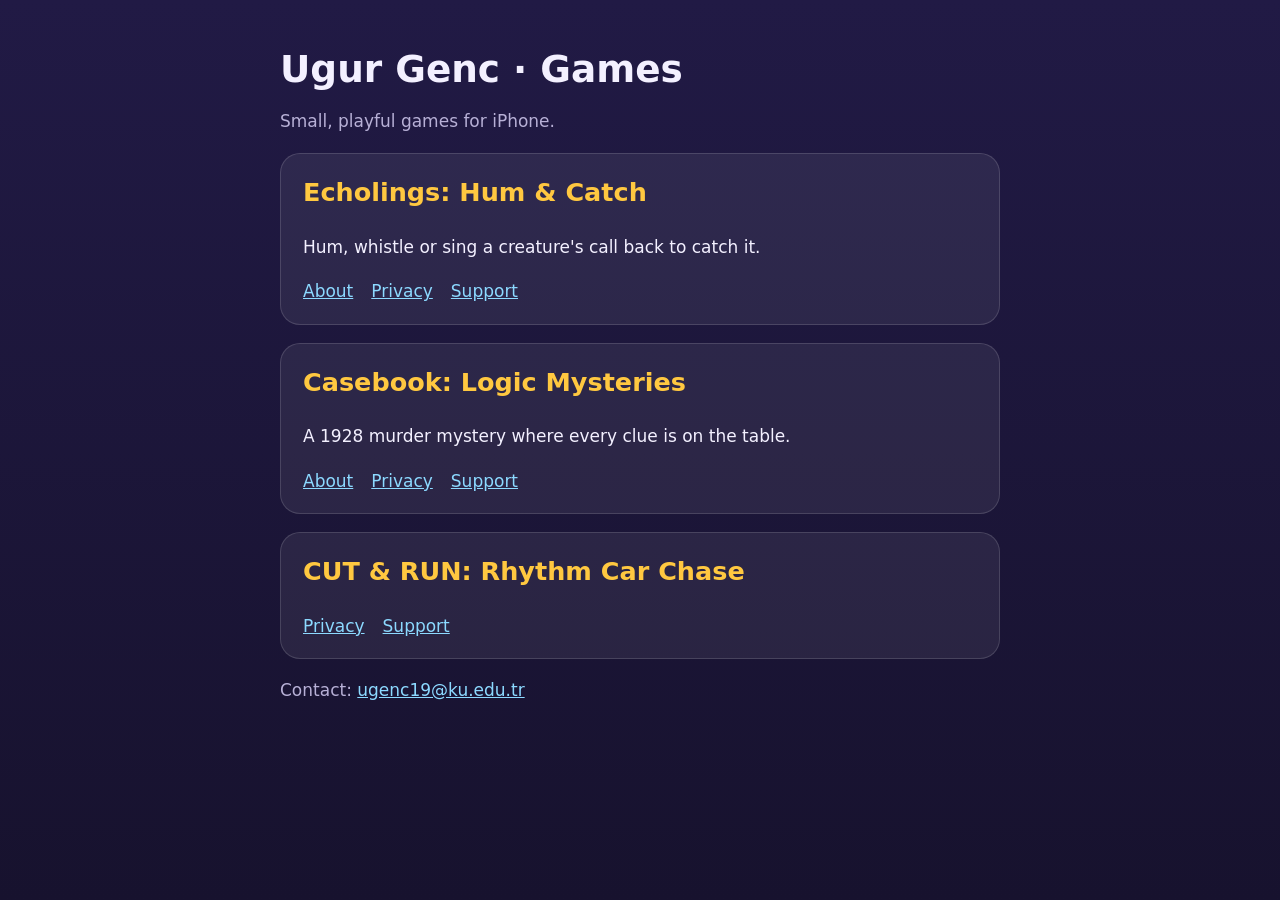
<file: index.html>
<!doctype html>
<html lang="en">
<head>
<meta charset="utf-8">
<meta name="viewport" content="width=device-width, initial-scale=1">
<title>Ugur Genc · Games</title>
<link rel="stylesheet" href="/style.css">
</head>
<body>
<main>
  <h1>Ugur Genc · Games</h1>
  <p class="muted">Small, playful games for iPhone.</p>
  <div class="card">
    <h2 style="margin-top:0">Echolings: Hum &amp; Catch</h2>
    <p>Hum, whistle or sing a creature's call back to catch it.</p>
    <nav><a href="/echolings/">About</a><a href="/echolings/privacy.html">Privacy</a><a href="/echolings/support.html">Support</a></nav>
  </div>
  <div class="card">
    <h2 style="margin-top:0">Casebook: Logic Mysteries</h2>
    <p>A 1928 murder mystery where every clue is on the table.</p>
    <nav><a href="/casebook/">About</a><a href="/casebook/privacy.html">Privacy</a><a href="/casebook/support.html">Support</a></nav>
  </div>
  <div class="card">
    <h2 style="margin-top:0">CUT &amp; RUN: Rhythm Car Chase</h2>
    <nav><a href="/cut-and-run-legal/">Privacy</a><a href="/cut-and-run-legal/support.html">Support</a></nav>
  </div>
  <p class="muted">Contact: <a href="mailto:ugenc19@ku.edu.tr">ugenc19@ku.edu.tr</a></p>
</main>
</body>
</html>
</file>
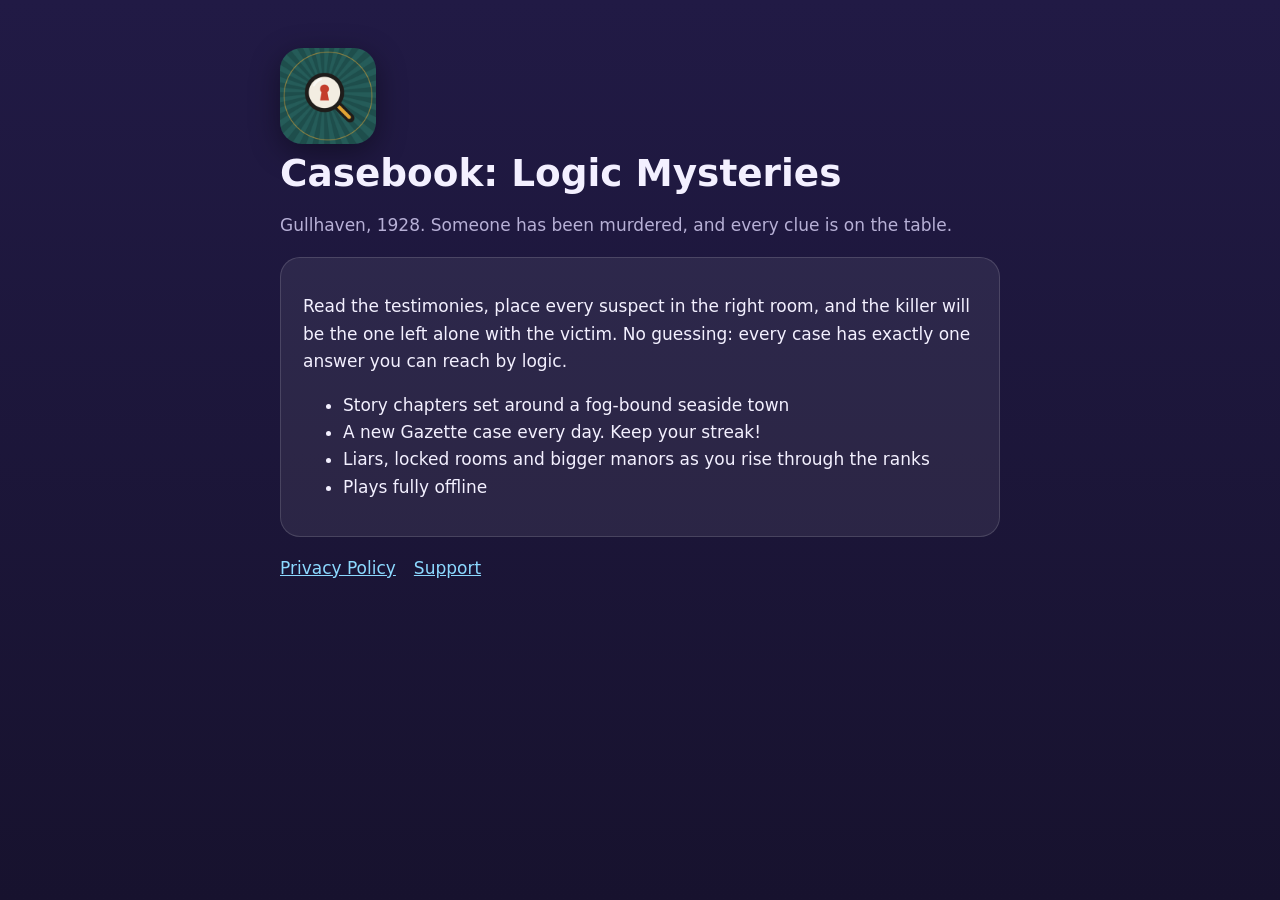
<file: casebook/index.html>
<!doctype html>
<html lang="en">
<head>
<meta charset="utf-8">
<meta name="viewport" content="width=device-width, initial-scale=1">
<title>Casebook: Logic Mysteries</title>
<meta name="description" content="Gullhaven, 1928. Someone has been murdered, and every clue is on the table. A murder-mystery logic puzzle for iPhone.">
<link rel="stylesheet" href="/style.css">
</head>
<body>
<main>
  <img class="icon" src="icon.png" alt="Casebook app icon">
  <h1>Casebook: Logic Mysteries</h1>
  <p class="muted">Gullhaven, 1928. Someone has been murdered, and every clue is on the table.</p>
  <div class="card">
    <p>Read the testimonies, place every suspect in the right room, and the killer will be the one left alone with the victim. No guessing: every case has exactly one answer you can reach by logic.</p>
    <ul>
      <li>Story chapters set around a fog-bound seaside town</li>
      <li>A new Gazette case every day. Keep your streak!</li>
      <li>Liars, locked rooms and bigger manors as you rise through the ranks</li>
      <li>Plays fully offline</li>
    </ul>
  </div>
  <nav><a href="privacy.html">Privacy Policy</a><a href="support.html">Support</a></nav>
</main>
</body>
</html>
</file>
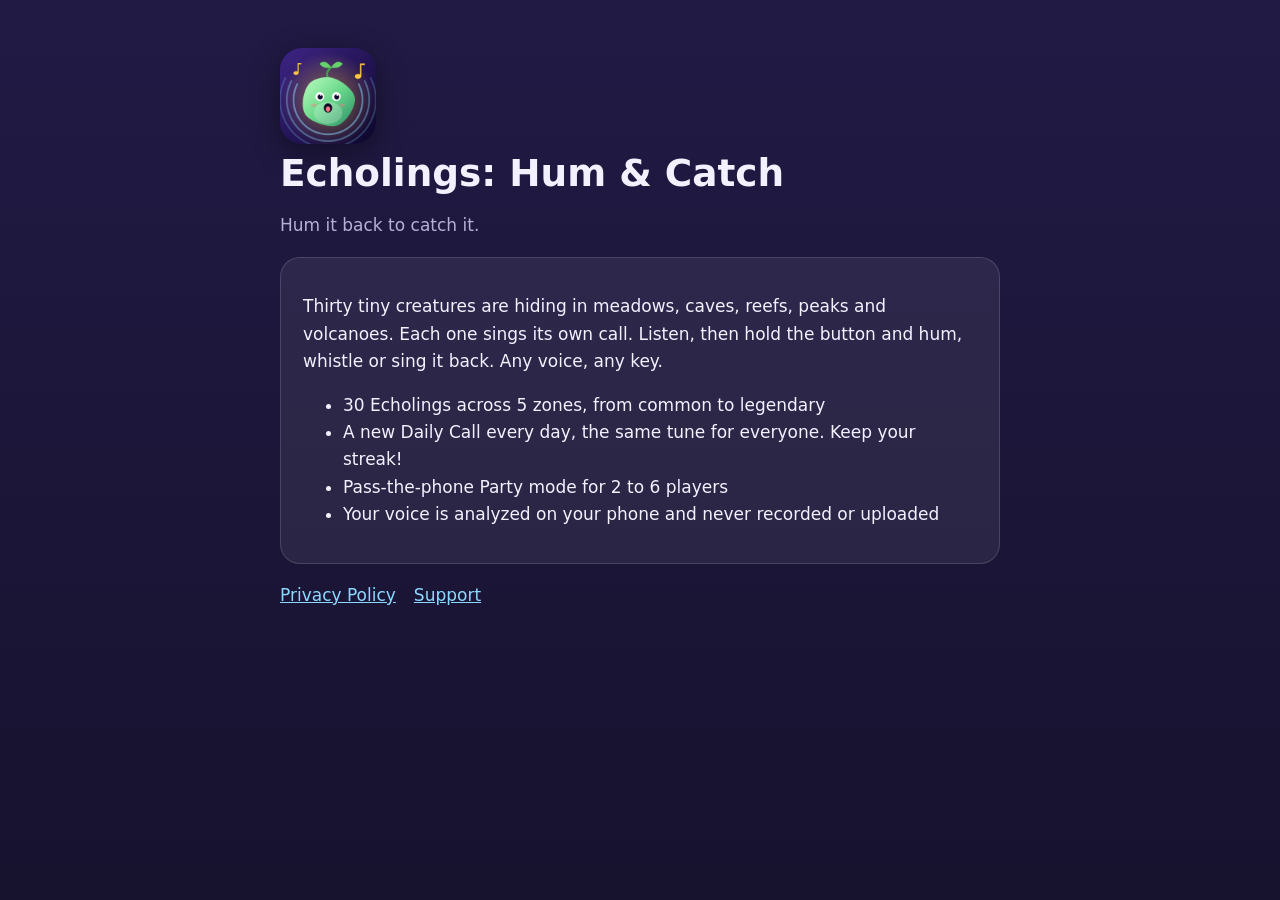
<file: echolings/index.html>
<!doctype html>
<html lang="en">
<head>
<meta charset="utf-8">
<meta name="viewport" content="width=device-width, initial-scale=1">
<title>Echolings: Hum &amp; Catch</title>
<meta name="description" content="Hum it back to catch it. A cute creature collector where your voice is the controller.">
<link rel="stylesheet" href="/style.css">
</head>
<body>
<main>
  <img class="icon" src="icon.png" alt="Echolings app icon">
  <h1>Echolings: Hum &amp; Catch</h1>
  <p class="muted">Hum it back to catch it.</p>
  <div class="card">
    <p>Thirty tiny creatures are hiding in meadows, caves, reefs, peaks and volcanoes. Each one sings its own call. Listen, then hold the button and hum, whistle or sing it back. Any voice, any key.</p>
    <ul>
      <li>30 Echolings across 5 zones, from common to legendary</li>
      <li>A new Daily Call every day, the same tune for everyone. Keep your streak!</li>
      <li>Pass-the-phone Party mode for 2 to 6 players</li>
      <li>Your voice is analyzed on your phone and never recorded or uploaded</li>
    </ul>
  </div>
  <nav><a href="privacy.html">Privacy Policy</a><a href="support.html">Support</a></nav>
</main>
</body>
</html>
</file>
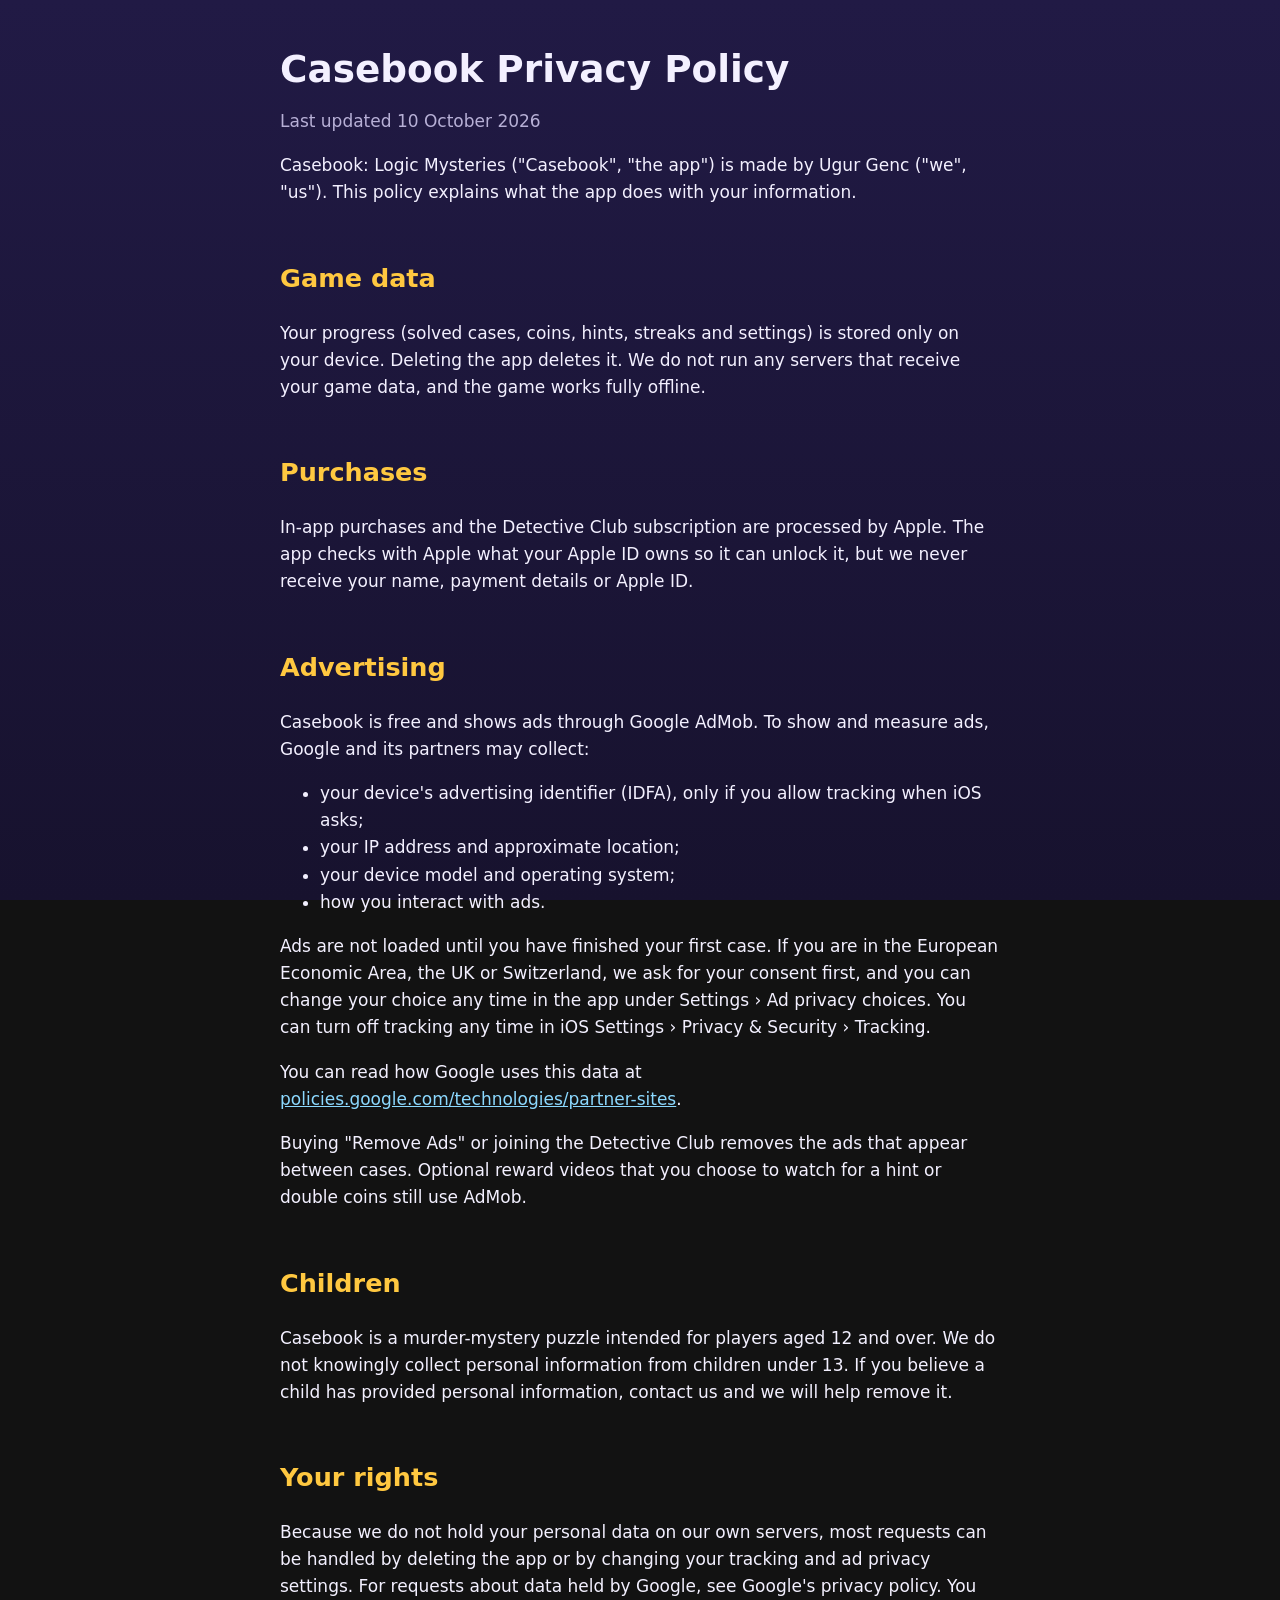
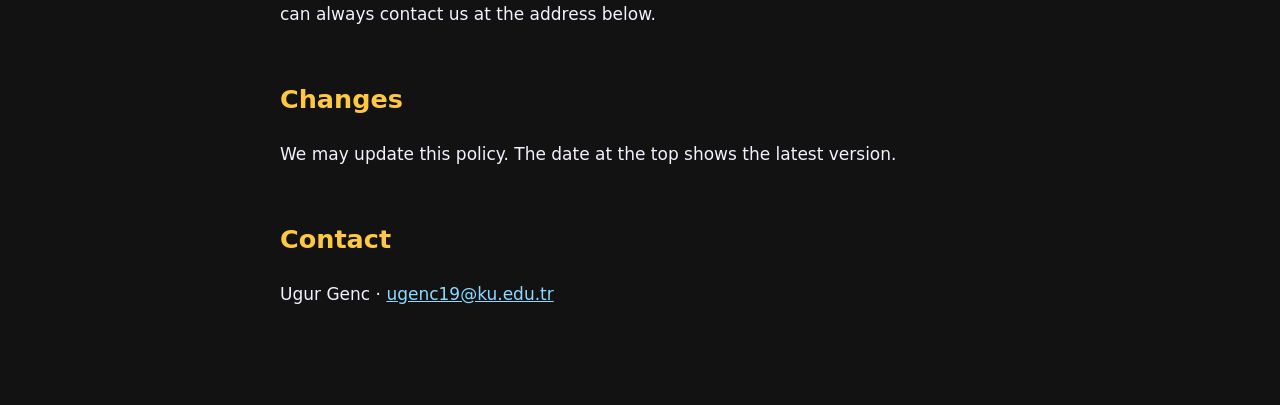
<file: casebook/privacy.html>
<!doctype html>
<html lang="en">
<head>
<meta charset="utf-8">
<meta name="viewport" content="width=device-width, initial-scale=1">
<title>Casebook Privacy Policy</title>
<link rel="stylesheet" href="/style.css">
</head>
<body>
<main>
  <h1>Casebook Privacy Policy</h1>
  <p class="muted">Last updated 10 October 2026</p>
  <p>Casebook: Logic Mysteries ("Casebook", "the app") is made by Ugur Genc ("we", "us"). This policy explains what the app does with your information.</p>

  <h2>Game data</h2>
  <p>Your progress (solved cases, coins, hints, streaks and settings) is stored only on your device. Deleting the app deletes it. We do not run any servers that receive your game data, and the game works fully offline.</p>

  <h2>Purchases</h2>
  <p>In-app purchases and the Detective Club subscription are processed by Apple. The app checks with Apple what your Apple ID owns so it can unlock it, but we never receive your name, payment details or Apple ID.</p>

  <h2>Advertising</h2>
  <p>Casebook is free and shows ads through Google AdMob. To show and measure ads, Google and its partners may collect:</p>
  <ul>
    <li>your device's advertising identifier (IDFA), only if you allow tracking when iOS asks;</li>
    <li>your IP address and approximate location;</li>
    <li>your device model and operating system;</li>
    <li>how you interact with ads.</li>
  </ul>
  <p>Ads are not loaded until you have finished your first case. If you are in the European Economic Area, the UK or Switzerland, we ask for your consent first, and you can change your choice any time in the app under Settings › Ad privacy choices. You can turn off tracking any time in iOS Settings › Privacy &amp; Security › Tracking.</p>
  <p>You can read how Google uses this data at <a href="https://policies.google.com/technologies/partner-sites">policies.google.com/technologies/partner-sites</a>.</p>
  <p>Buying "Remove Ads" or joining the Detective Club removes the ads that appear between cases. Optional reward videos that you choose to watch for a hint or double coins still use AdMob.</p>

  <h2>Children</h2>
  <p>Casebook is a murder-mystery puzzle intended for players aged 12 and over. We do not knowingly collect personal information from children under 13. If you believe a child has provided personal information, contact us and we will help remove it.</p>

  <h2>Your rights</h2>
  <p>Because we do not hold your personal data on our own servers, most requests can be handled by deleting the app or by changing your tracking and ad privacy settings. For requests about data held by Google, see Google's privacy policy. You can always contact us at the address below.</p>

  <h2>Changes</h2>
  <p>We may update this policy. The date at the top shows the latest version.</p>

  <h2>Contact</h2>
  <p>Ugur Genc · <a href="mailto:ugenc19@ku.edu.tr">ugenc19@ku.edu.tr</a></p>
</main>
</body>
</html>
</file>
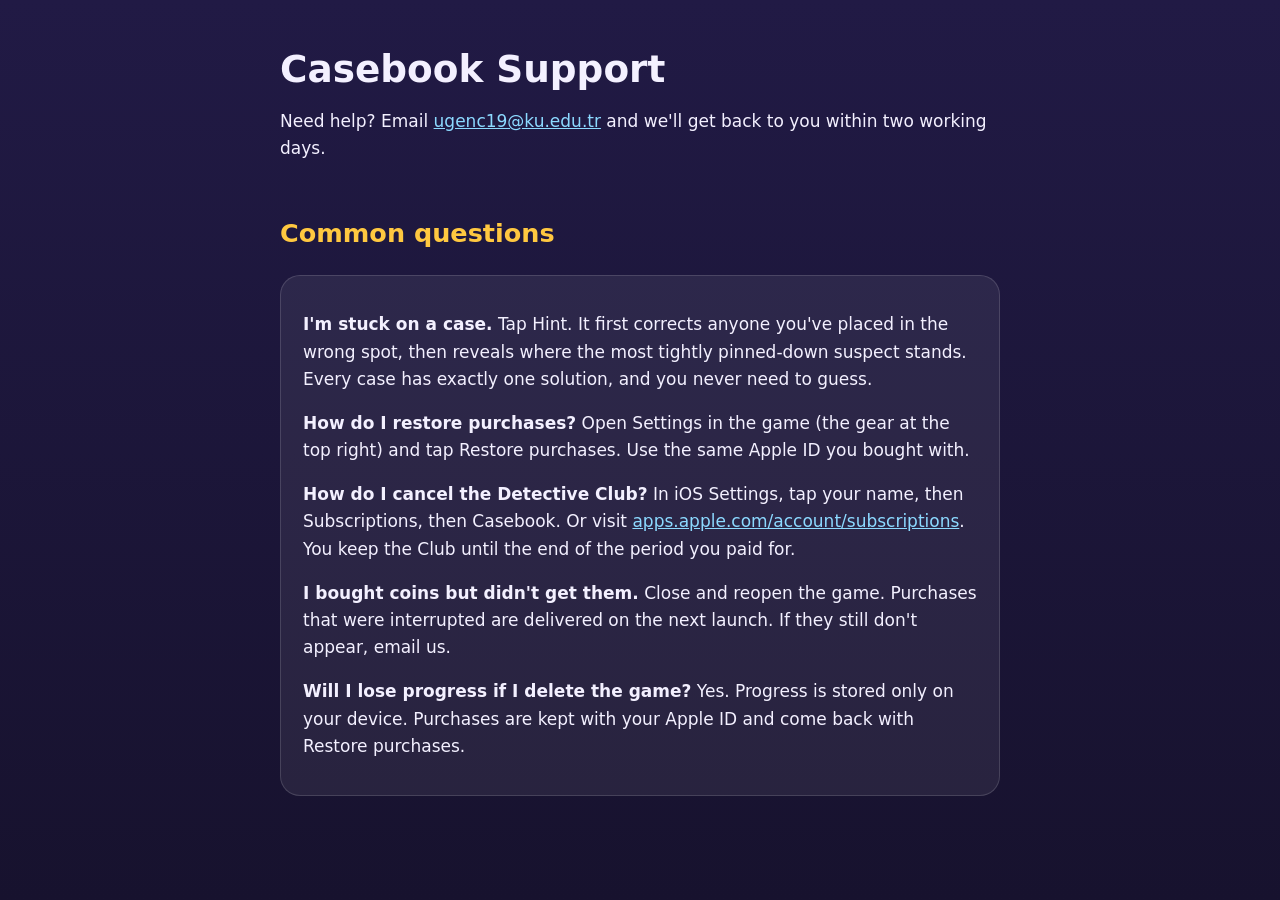
<file: casebook/support.html>
<!doctype html>
<html lang="en">
<head>
<meta charset="utf-8">
<meta name="viewport" content="width=device-width, initial-scale=1">
<title>Casebook Support</title>
<link rel="stylesheet" href="/style.css">
</head>
<body>
<main>
  <h1>Casebook Support</h1>
  <p>Need help? Email <a href="mailto:ugenc19@ku.edu.tr?subject=Casebook%20support">ugenc19@ku.edu.tr</a> and we'll get back to you within two working days.</p>

  <h2>Common questions</h2>
  <div class="card">
    <p><strong>I'm stuck on a case.</strong> Tap Hint. It first corrects anyone you've placed in the wrong spot, then reveals where the most tightly pinned-down suspect stands. Every case has exactly one solution, and you never need to guess.</p>
    <p><strong>How do I restore purchases?</strong> Open Settings in the game (the gear at the top right) and tap Restore purchases. Use the same Apple ID you bought with.</p>
    <p><strong>How do I cancel the Detective Club?</strong> In iOS Settings, tap your name, then Subscriptions, then Casebook. Or visit <a href="https://apps.apple.com/account/subscriptions">apps.apple.com/account/subscriptions</a>. You keep the Club until the end of the period you paid for.</p>
    <p><strong>I bought coins but didn't get them.</strong> Close and reopen the game. Purchases that were interrupted are delivered on the next launch. If they still don't appear, email us.</p>
    <p><strong>Will I lose progress if I delete the game?</strong> Yes. Progress is stored only on your device. Purchases are kept with your Apple ID and come back with Restore purchases.</p>
  </div>
</main>
</body>
</html>
</file>
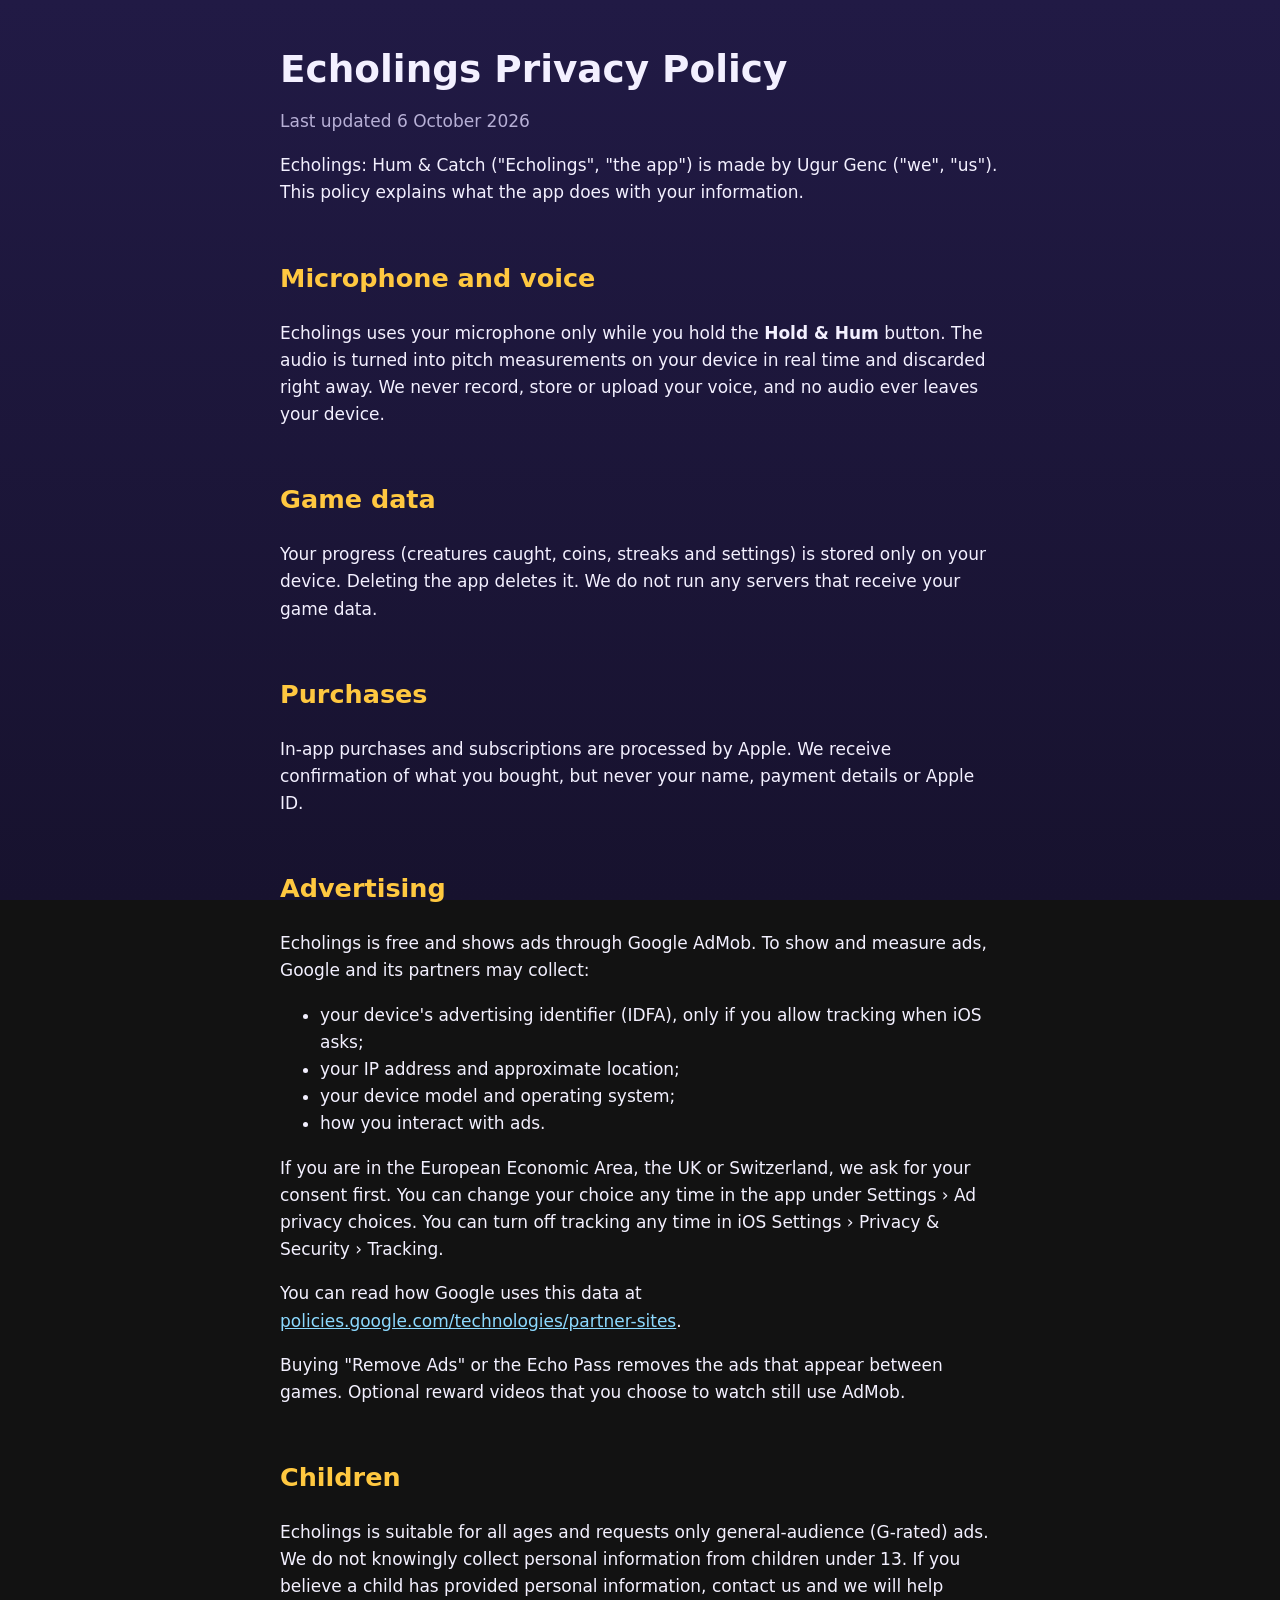
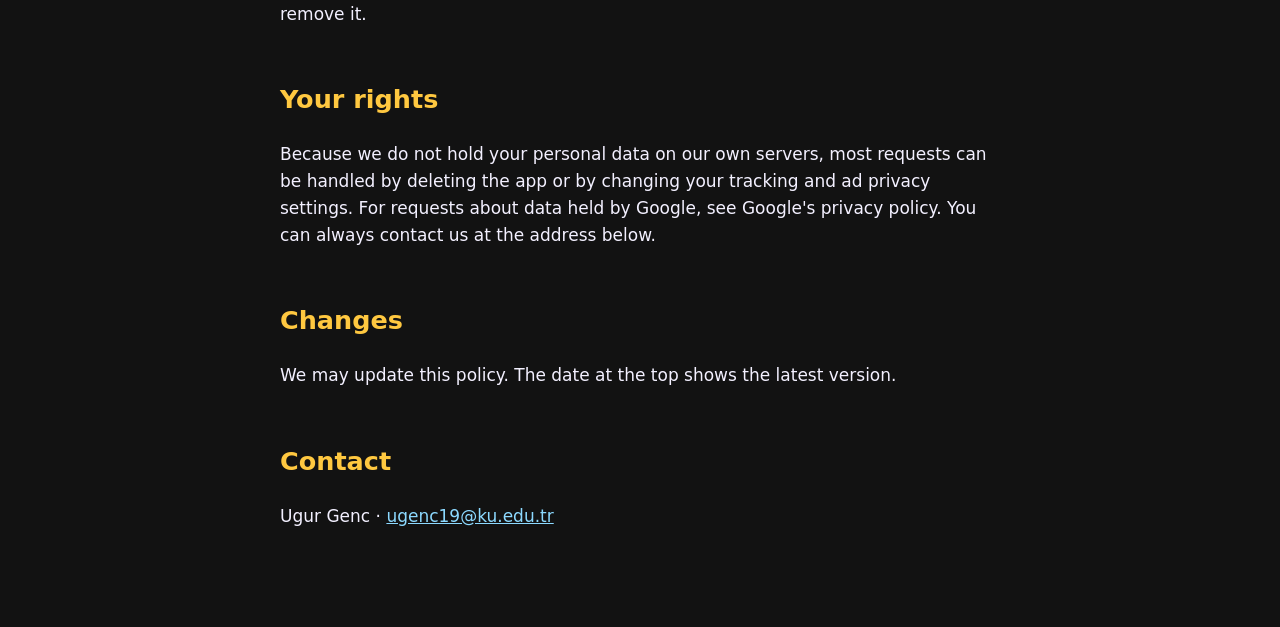
<file: echolings/privacy.html>
<!doctype html>
<html lang="en">
<head>
<meta charset="utf-8">
<meta name="viewport" content="width=device-width, initial-scale=1">
<title>Echolings Privacy Policy</title>
<link rel="stylesheet" href="/style.css">
</head>
<body>
<main>
  <h1>Echolings Privacy Policy</h1>
  <p class="muted">Last updated 6 October 2026</p>
  <p>Echolings: Hum &amp; Catch ("Echolings", "the app") is made by Ugur Genc ("we", "us"). This policy explains what the app does with your information.</p>

  <h2>Microphone and voice</h2>
  <p>Echolings uses your microphone only while you hold the <strong>Hold &amp; Hum</strong> button. The audio is turned into pitch measurements on your device in real time and discarded right away. We never record, store or upload your voice, and no audio ever leaves your device.</p>

  <h2>Game data</h2>
  <p>Your progress (creatures caught, coins, streaks and settings) is stored only on your device. Deleting the app deletes it. We do not run any servers that receive your game data.</p>

  <h2>Purchases</h2>
  <p>In-app purchases and subscriptions are processed by Apple. We receive confirmation of what you bought, but never your name, payment details or Apple ID.</p>

  <h2>Advertising</h2>
  <p>Echolings is free and shows ads through Google AdMob. To show and measure ads, Google and its partners may collect:</p>
  <ul>
    <li>your device's advertising identifier (IDFA), only if you allow tracking when iOS asks;</li>
    <li>your IP address and approximate location;</li>
    <li>your device model and operating system;</li>
    <li>how you interact with ads.</li>
  </ul>
  <p>If you are in the European Economic Area, the UK or Switzerland, we ask for your consent first. You can change your choice any time in the app under Settings › Ad privacy choices. You can turn off tracking any time in iOS Settings › Privacy &amp; Security › Tracking.</p>
  <p>You can read how Google uses this data at <a href="https://policies.google.com/technologies/partner-sites">policies.google.com/technologies/partner-sites</a>.</p>
  <p>Buying "Remove Ads" or the Echo Pass removes the ads that appear between games. Optional reward videos that you choose to watch still use AdMob.</p>

  <h2>Children</h2>
  <p>Echolings is suitable for all ages and requests only general-audience (G-rated) ads. We do not knowingly collect personal information from children under 13. If you believe a child has provided personal information, contact us and we will help remove it.</p>

  <h2>Your rights</h2>
  <p>Because we do not hold your personal data on our own servers, most requests can be handled by deleting the app or by changing your tracking and ad privacy settings. For requests about data held by Google, see Google's privacy policy. You can always contact us at the address below.</p>

  <h2>Changes</h2>
  <p>We may update this policy. The date at the top shows the latest version.</p>

  <h2>Contact</h2>
  <p>Ugur Genc · <a href="mailto:ugenc19@ku.edu.tr">ugenc19@ku.edu.tr</a></p>
</main>
</body>
</html>
</file>
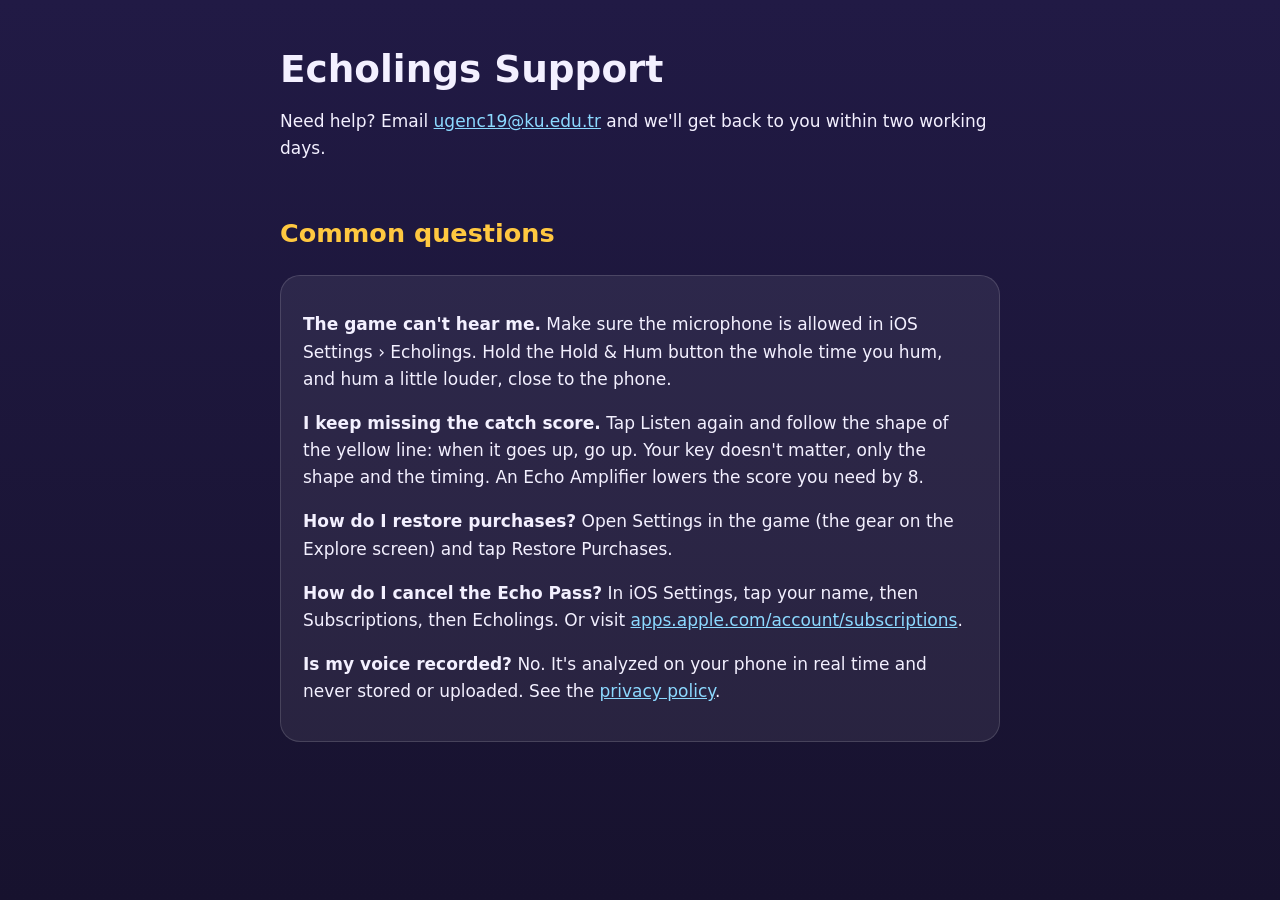
<file: echolings/support.html>
<!doctype html>
<html lang="en">
<head>
<meta charset="utf-8">
<meta name="viewport" content="width=device-width, initial-scale=1">
<title>Echolings Support</title>
<link rel="stylesheet" href="/style.css">
</head>
<body>
<main>
  <h1>Echolings Support</h1>
  <p>Need help? Email <a href="mailto:ugenc19@ku.edu.tr?subject=Echolings%20support">ugenc19@ku.edu.tr</a> and we'll get back to you within two working days.</p>

  <h2>Common questions</h2>
  <div class="card">
    <p><strong>The game can't hear me.</strong> Make sure the microphone is allowed in iOS Settings › Echolings. Hold the Hold &amp; Hum button the whole time you hum, and hum a little louder, close to the phone.</p>
    <p><strong>I keep missing the catch score.</strong> Tap Listen again and follow the shape of the yellow line: when it goes up, go up. Your key doesn't matter, only the shape and the timing. An Echo Amplifier lowers the score you need by 8.</p>
    <p><strong>How do I restore purchases?</strong> Open Settings in the game (the gear on the Explore screen) and tap Restore Purchases.</p>
    <p><strong>How do I cancel the Echo Pass?</strong> In iOS Settings, tap your name, then Subscriptions, then Echolings. Or visit <a href="https://apps.apple.com/account/subscriptions">apps.apple.com/account/subscriptions</a>.</p>
    <p><strong>Is my voice recorded?</strong> No. It's analyzed on your phone in real time and never stored or uploaded. See the <a href="privacy.html">privacy policy</a>.</p>
  </div>
</main>
</body>
</html>
</file>
<file: style.css>
:root { color-scheme: dark; }
body { margin: 0; font: 17px/1.6 ui-rounded, -apple-system, "SF Pro Rounded", system-ui, sans-serif;
       background: linear-gradient(#211a45, #17122e) fixed; color: #f3f0ff; }
main { max-width: 720px; margin: 0 auto; padding: 48px 22px 80px; }
h1 { font-size: 2.2em; line-height: 1.15; margin: 0 0 8px; }
h2 { margin-top: 2em; color: #ffc840; }
a { color: #8cd9ff; }
.muted { color: #b7b0d6; }
.card { background: rgba(255,255,255,.07); border: 1px solid rgba(255,255,255,.14); border-radius: 20px; padding: 18px 22px; margin: 18px 0; }
.icon { width: 96px; height: 96px; border-radius: 22px; box-shadow: 0 8px 30px rgba(0,0,0,.4); }
nav a { margin-right: 18px; }
</file>
